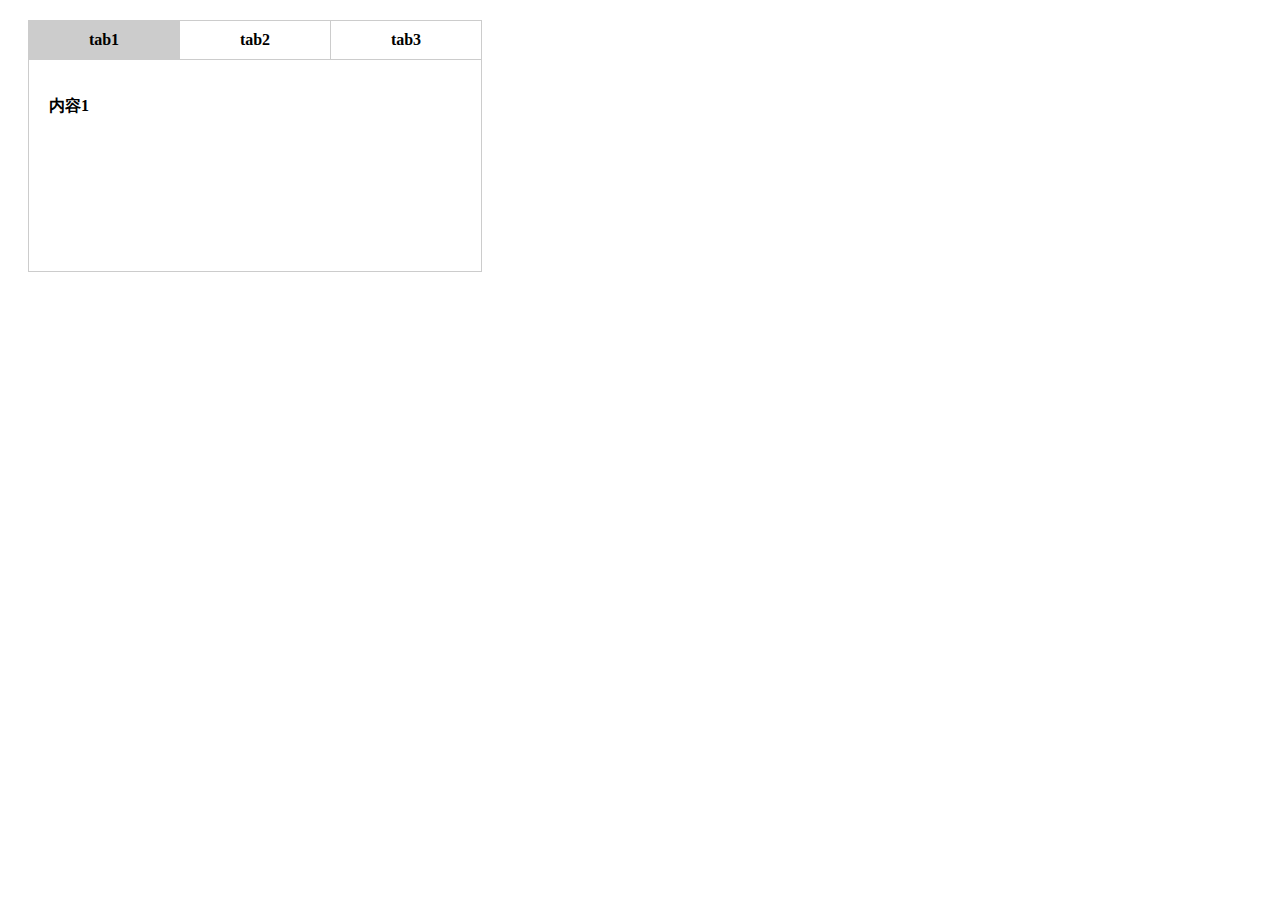
<file: 进阶10/index.html>
<!DOCTYPE html>
<html>
<head>
  <meta charset="utf-8">
  <title>陈龙</title>
  <link rel="stylesheet" type="text/css" href=".\index.css">
</head>
<body>
    <div class="container">
        <ul class="tabs clearFloat">
            <li><a href="#" class="active">tab1</a></li>
            <li><a href="#">tab2</a></li>
            <li><a href="#">tab3</a></li>
        </ul>
        <div class="content">
            <p class="active">内容1</p>
            <p>内容2</p>
            <p>内容3</p>
        </div>
    </div>
</body>
</html>
    <script src="./index.js"></script>
</file>
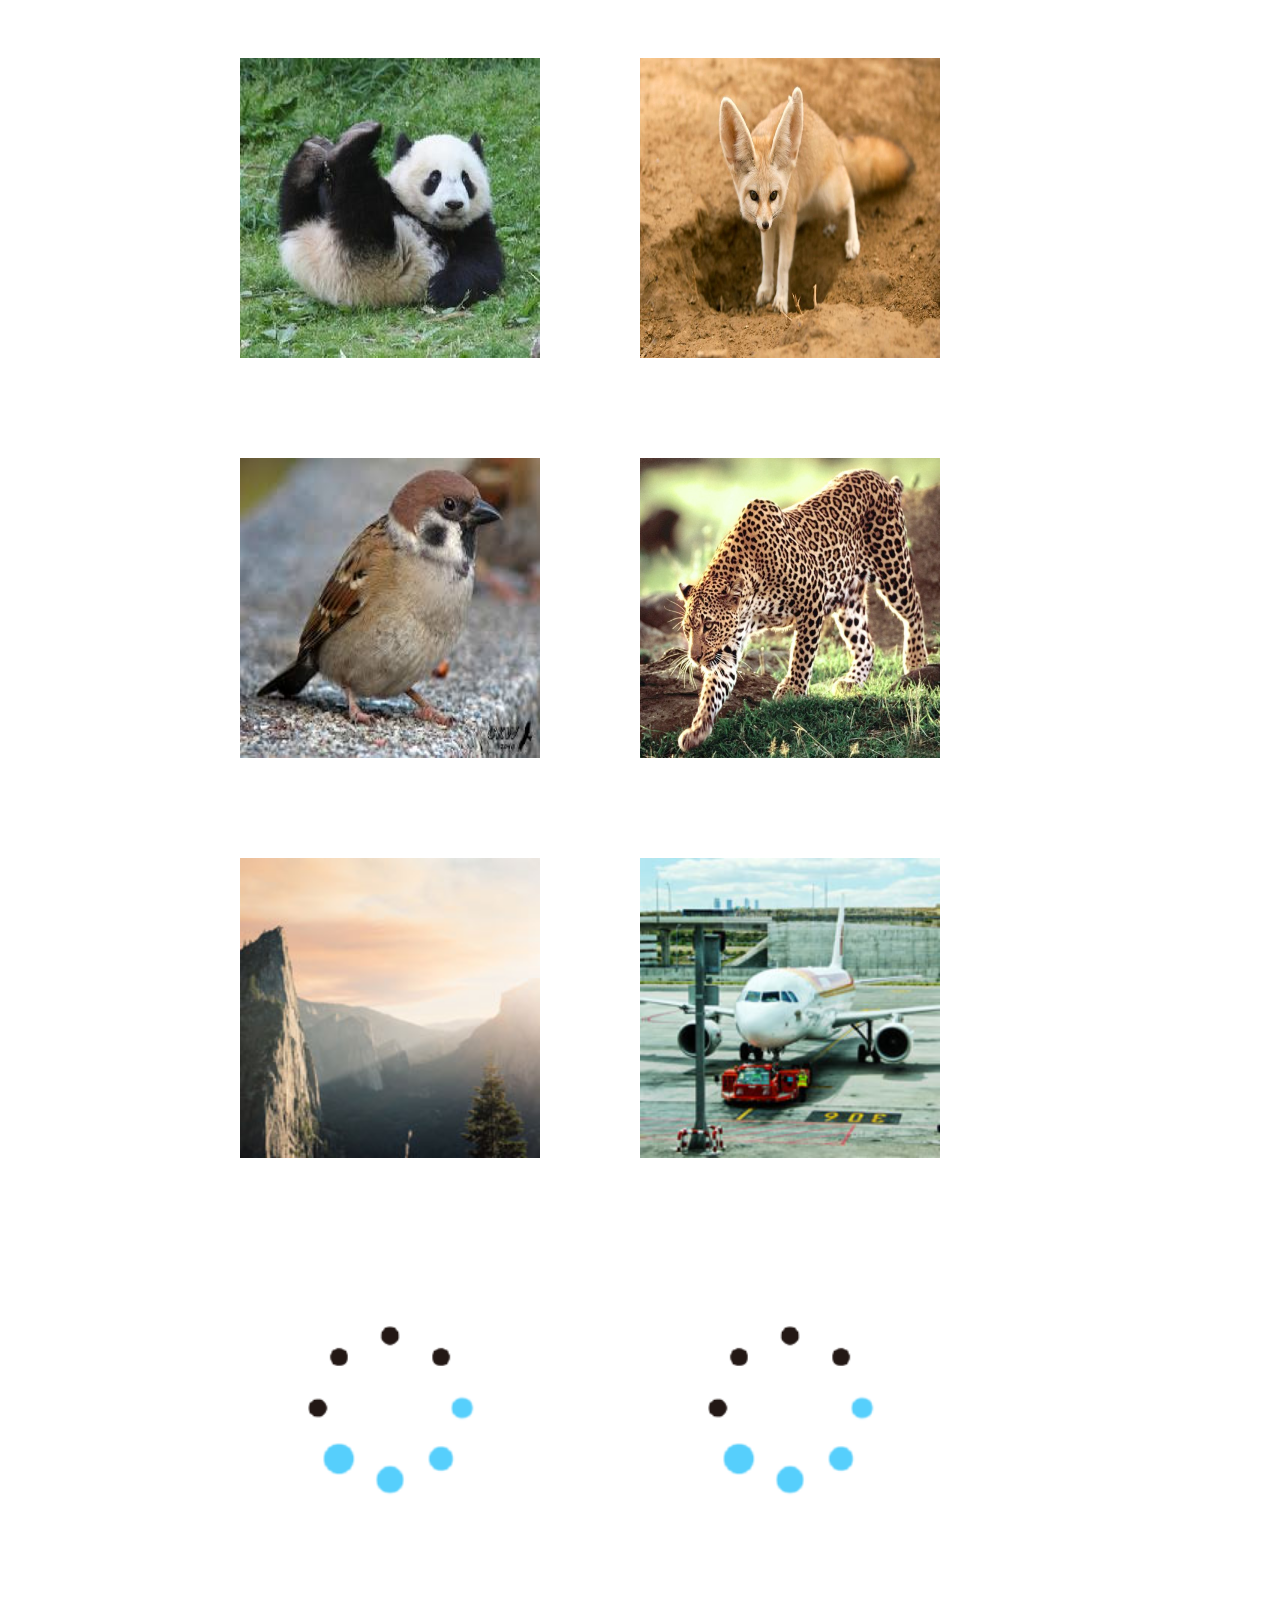
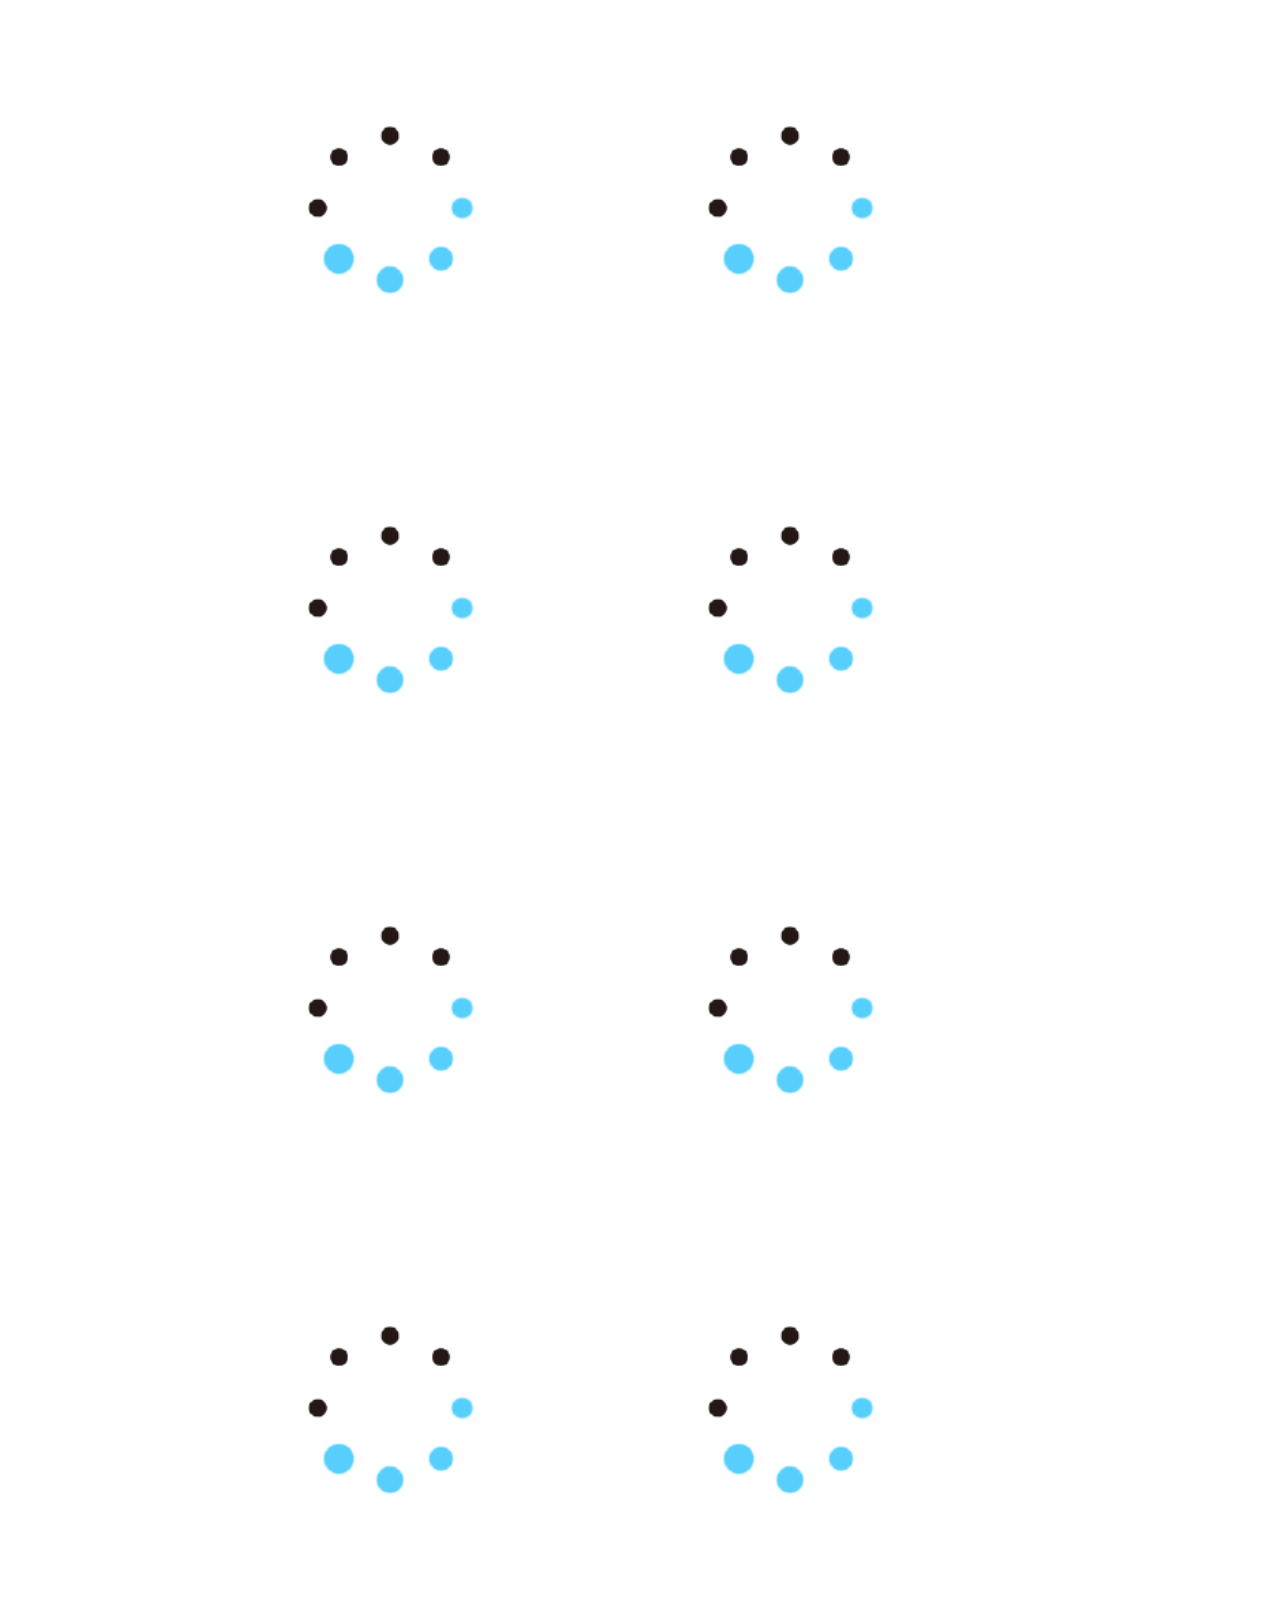
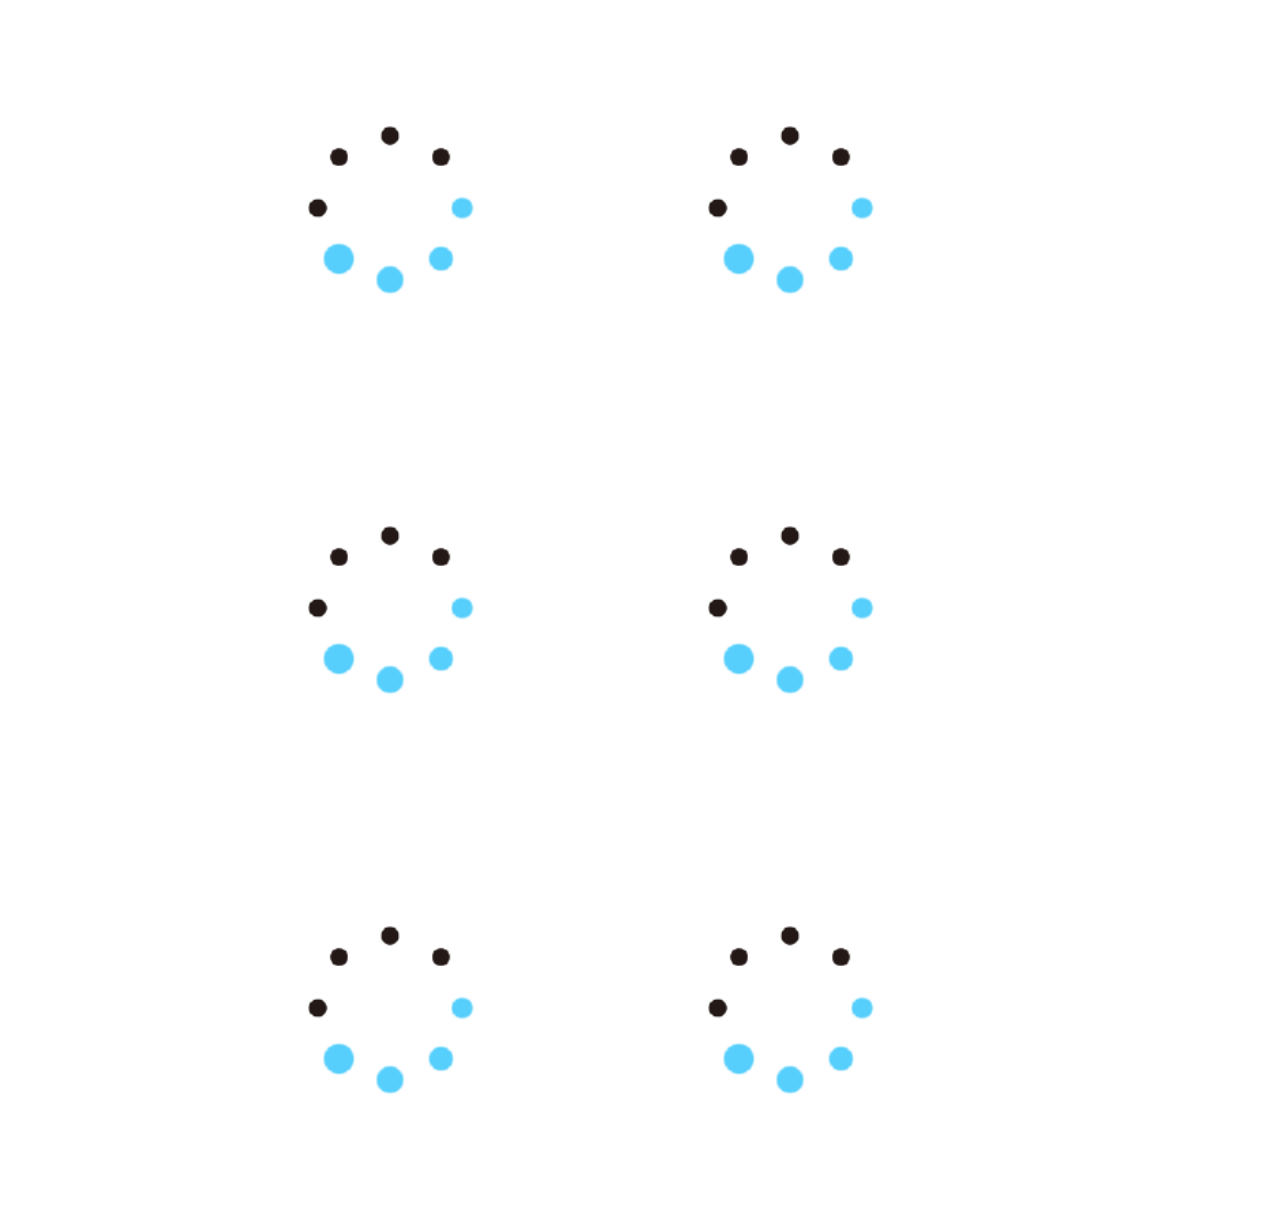
<file: advance16/topic1/index.html>
<!DOCTYPE html>
<html>
    <head>
        <meta charset="utf-8">
    </head>
    <body>
        <div id="root"></div>
    </body>
</html>
<script src="../../jq.js"></script>
<script type="text/javascript" src="./bundle.js" charset="utf-8"></script>
</file>
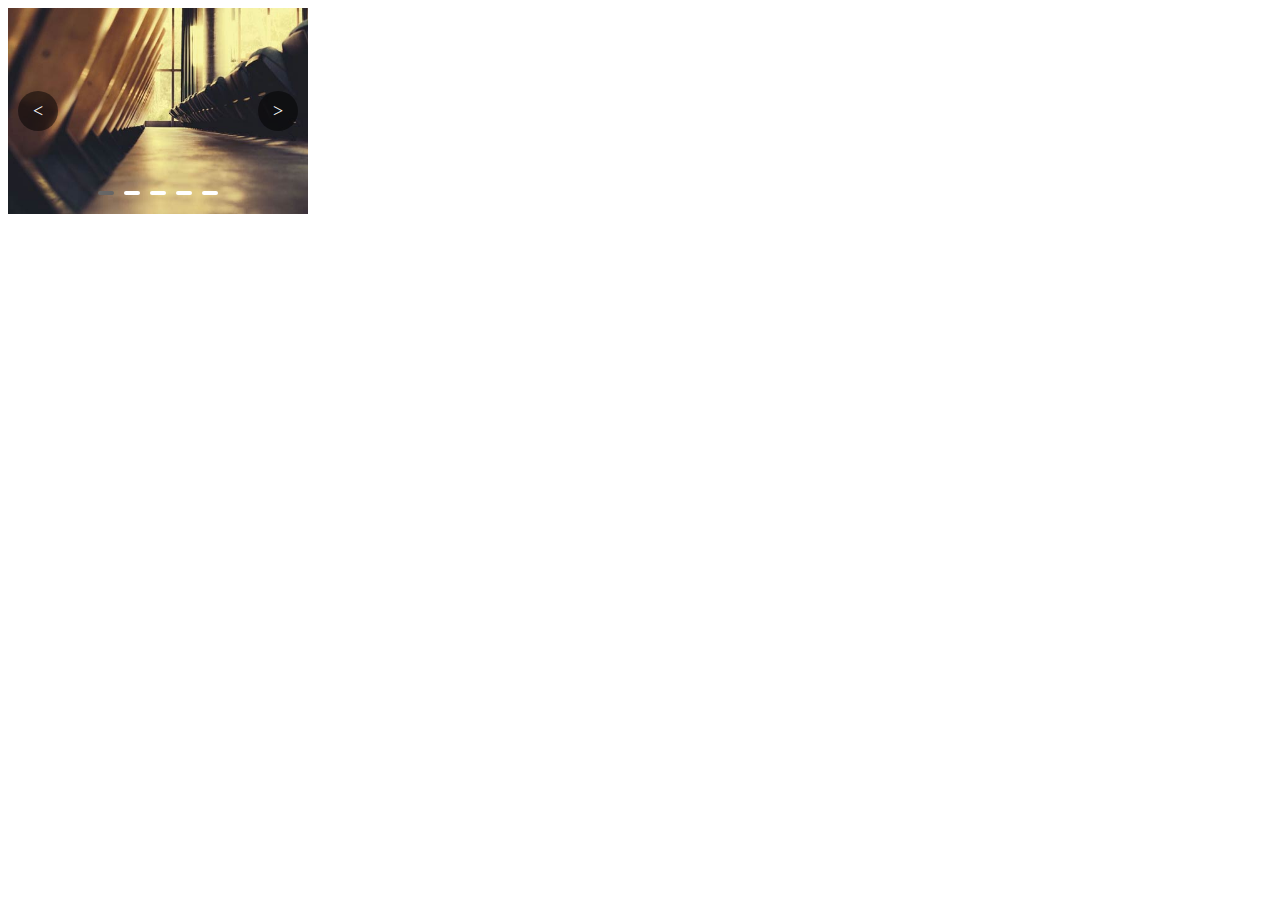
<file: advance17/topic2/index.html>
<!DOCTYPE html>
<html>
    <head>
        <title></title>
        <meta charset="UTF-8">
    </head>
    <body>
        <div id="root"></div>    
    </body>
</html>
<script type="text/javascript" src="./bundle.js" charset="utf-8"></script>
</file>
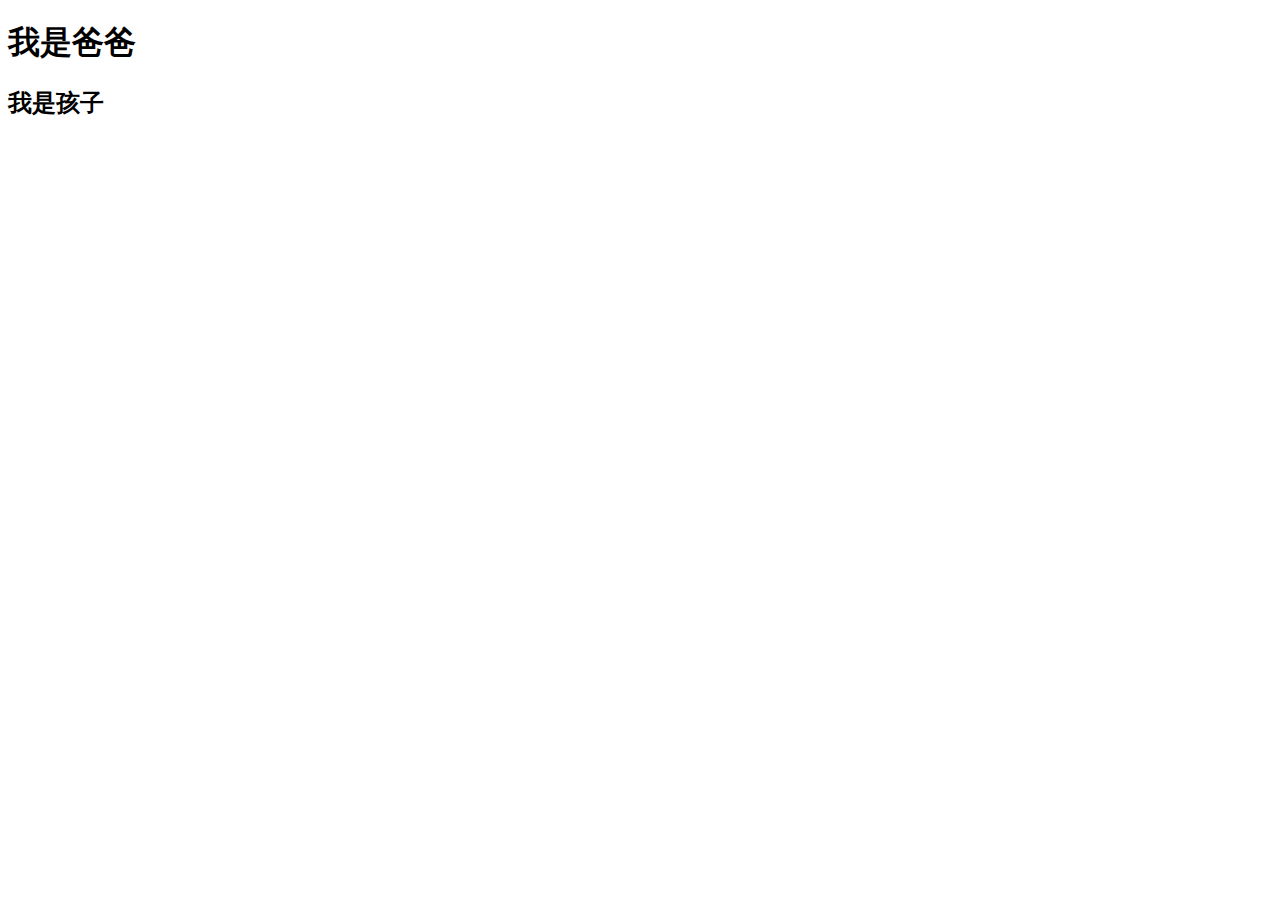
<file: advance18/test/index.html>
<!DOCTYPE html>
<html >
    <head>
        <title></title>
        <meta charset="UTF-8">
    </head>
    <body>
        <div id="root"></div>
    </body>
</html>
<script type="text/javascript" src="./bundle.js" charset="utf-8"></script>
</file>
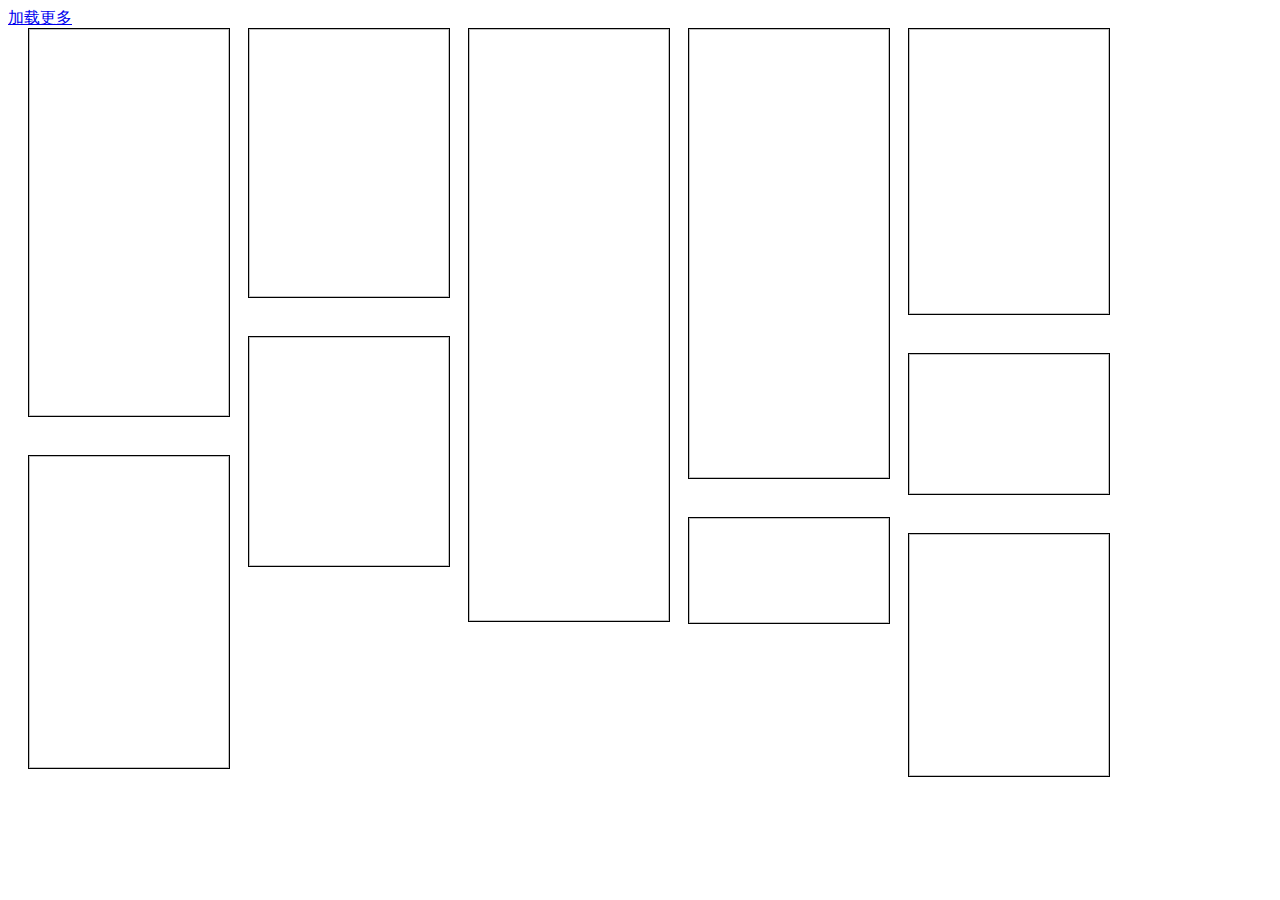
<file: advance18/waterfall/index.html>
<!DOCTYPE html>
<html>
    <head>
        <title>瀑布流</title>
        <meta charset="UTF-8">
    </head>
    <body>
        <div id="root"></div>
    </body>
</html>
<script type="text/javascript" src="./bundle.js" charset="utf-8"></script>
</file>
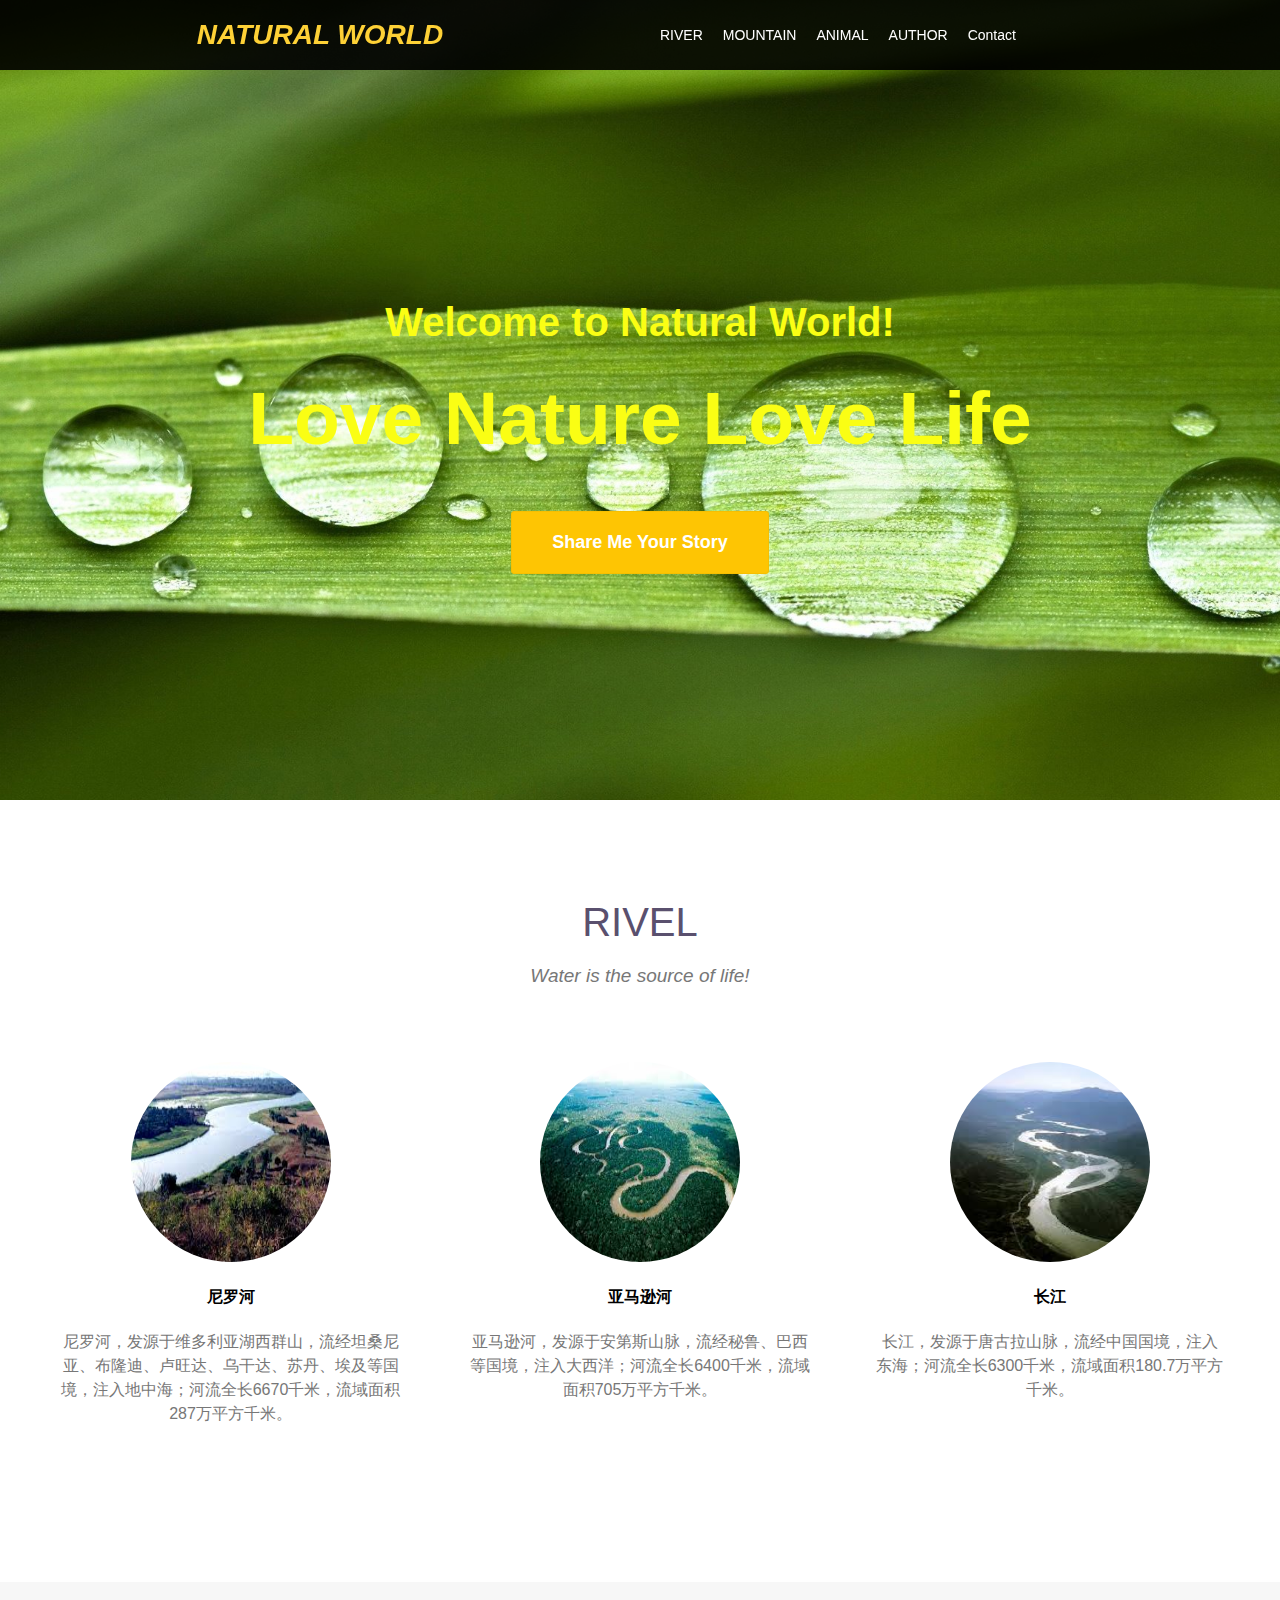
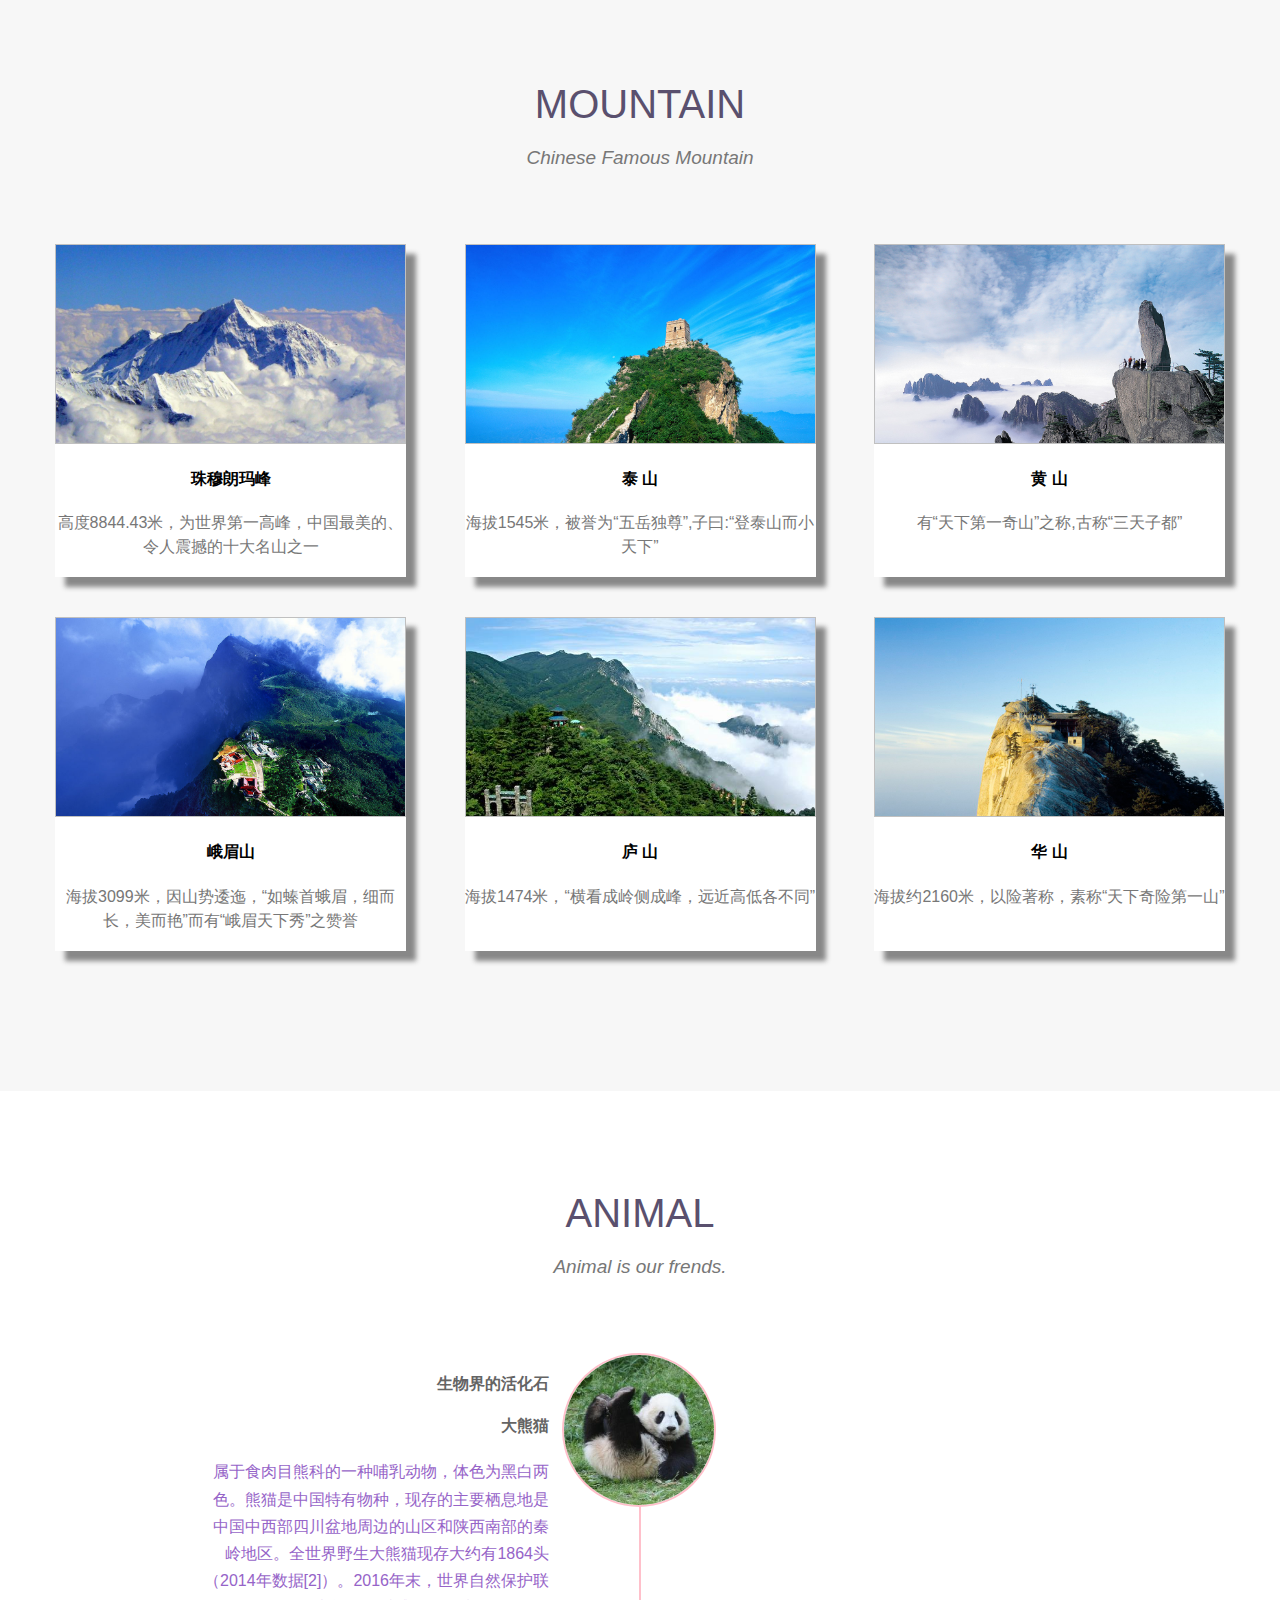
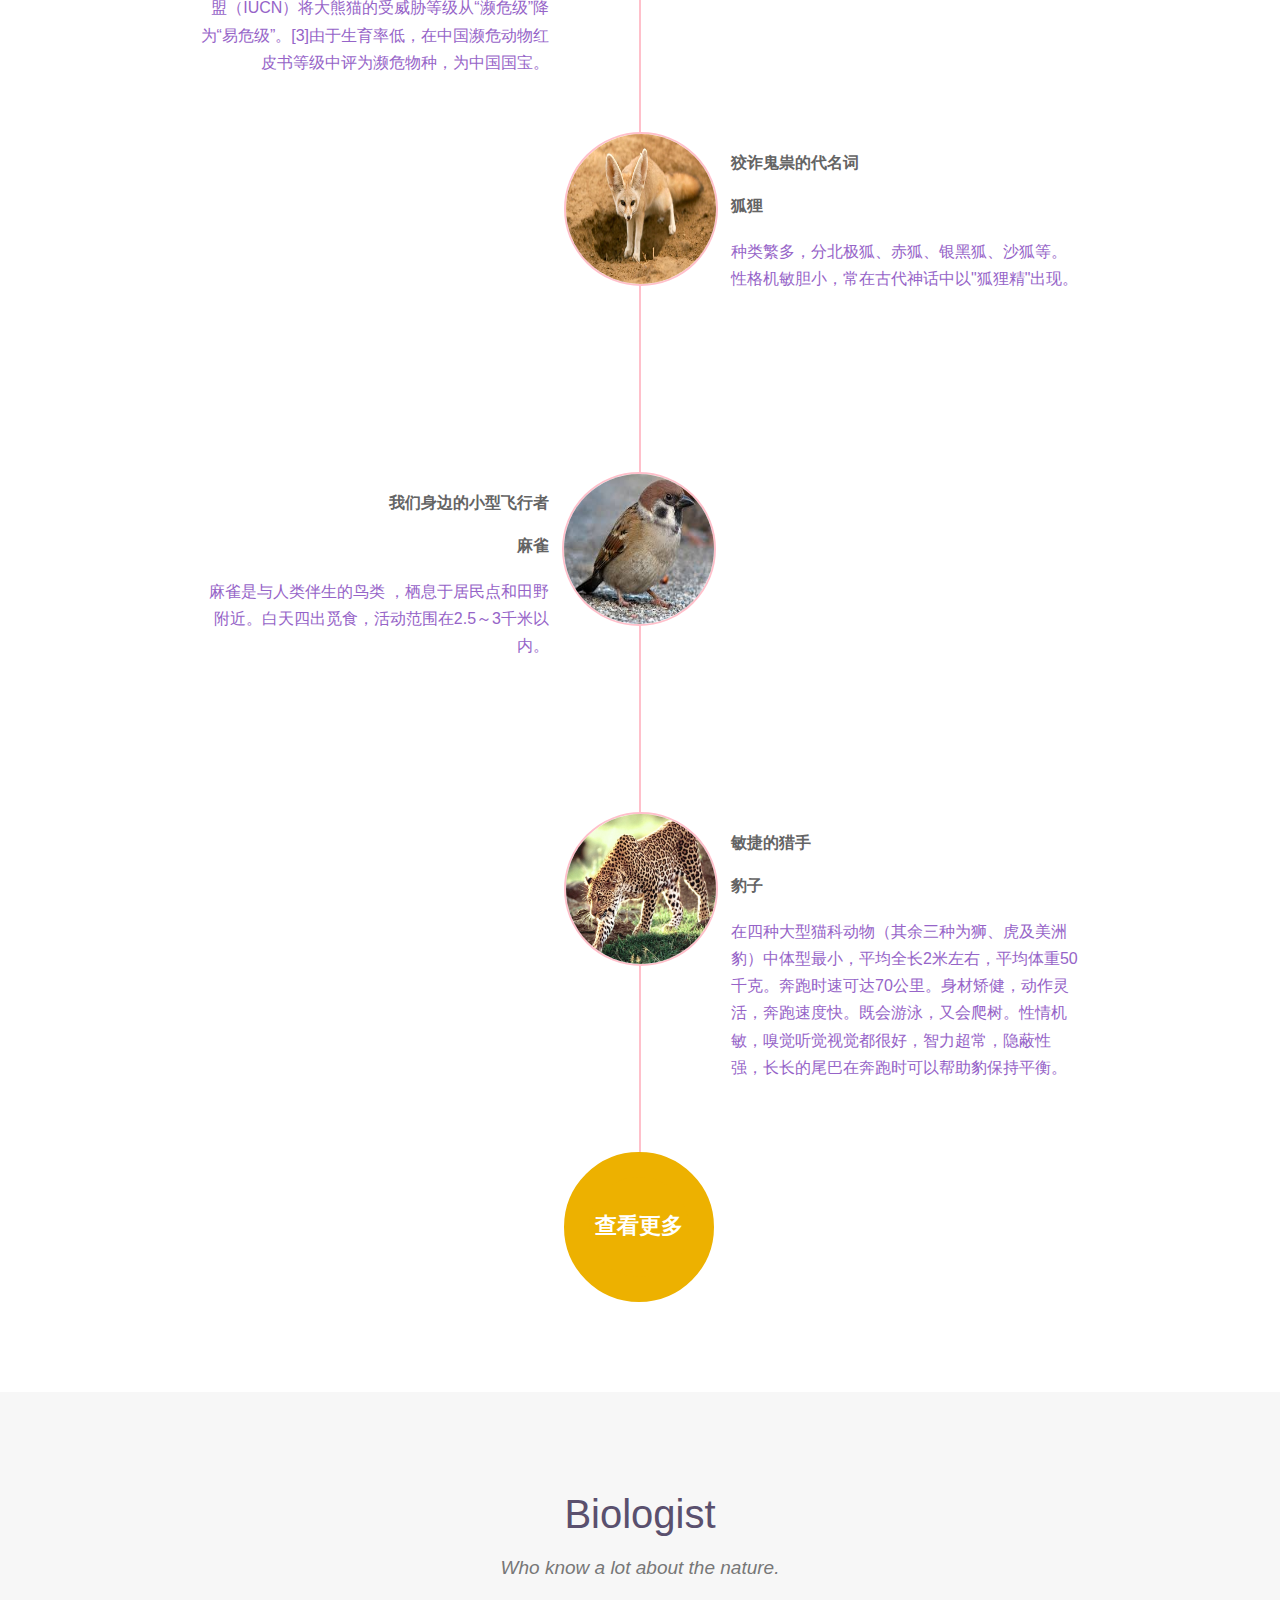
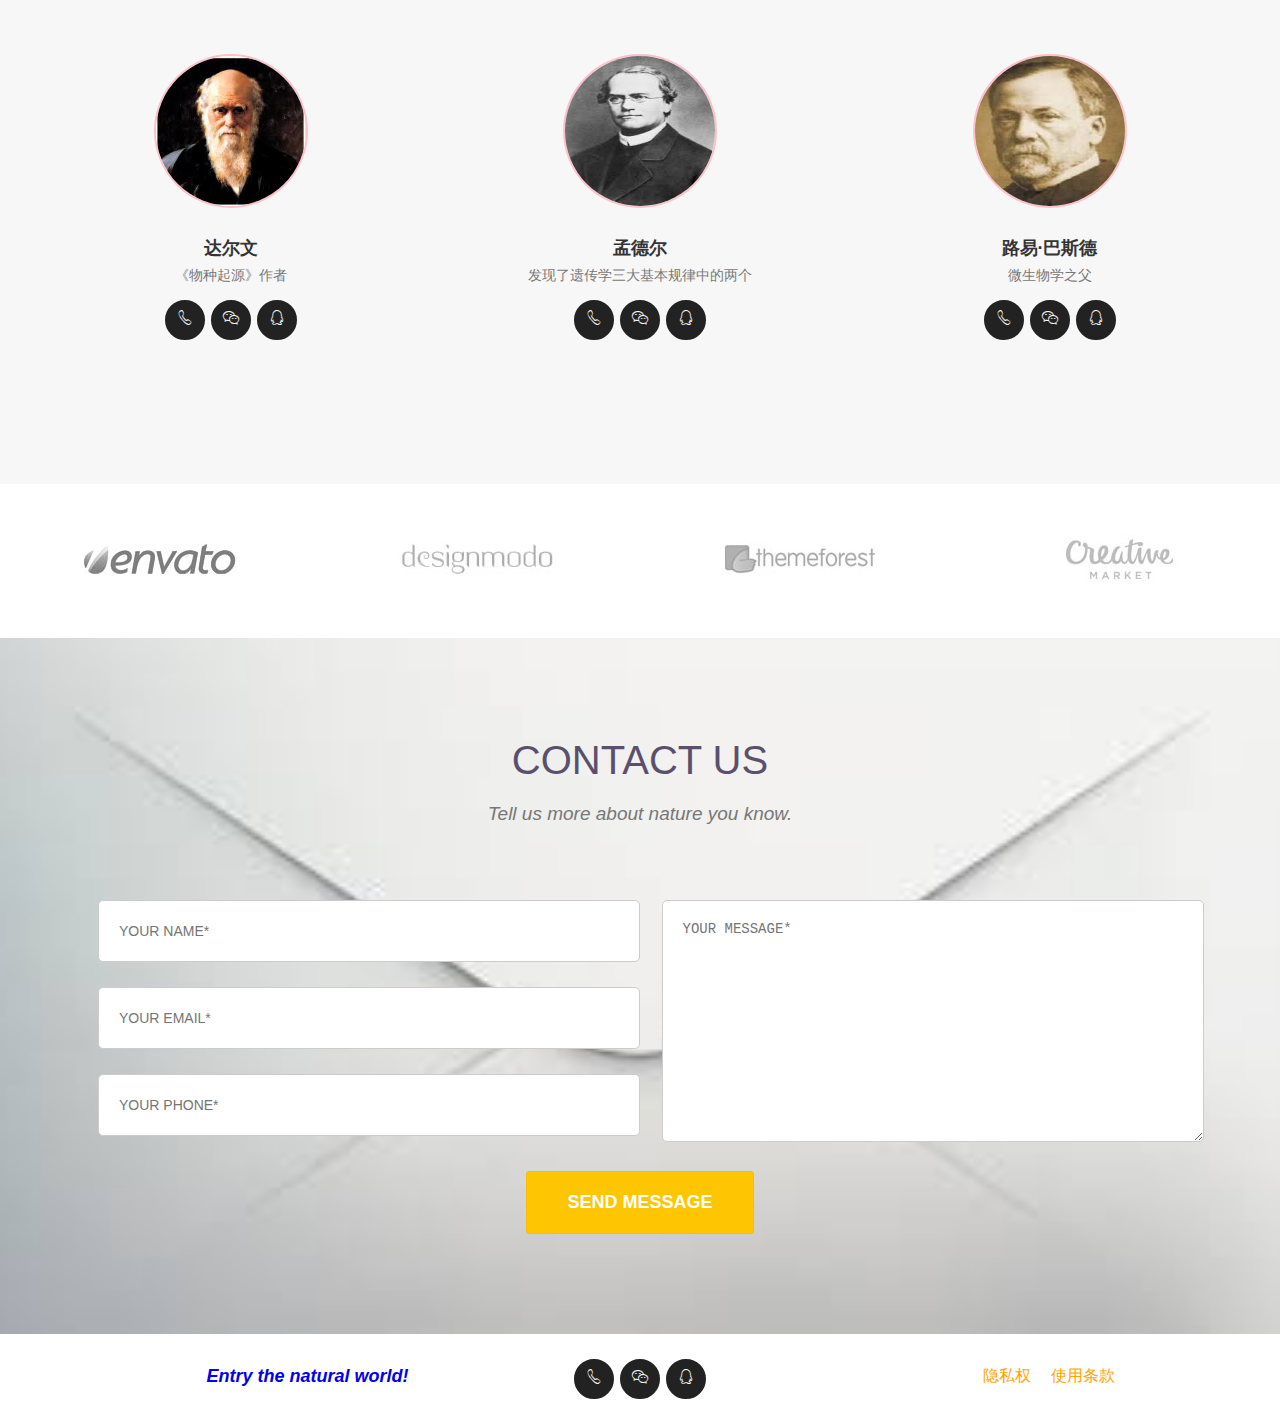
<file: task15/html/index.html>
<!DOCTYPE html>
<html>

<head>
  <meta charset="utf-8" />
  <title>Tutorial</title>
  <!--<script type="text/javascript" src="../../bundle.js" charset="utf-8"></script>-->
  <link rel="stylesheet" type="text/css" href="../css/index.css">
  <link rel="stylesheet" href="../iconfont/iconfont.css">
</head>

<body>
  <div class="menu">
    <h1><i>NATURAL WORLD</i></h1>
    <ul>
      <li><a href="#">RIVER</a></li>
      <li><a href="#">MOUNTAIN</a></li>
      <li><a href="#">ANIMAL</a></li>
      <li><a href="#">AUTHOR</a></li>
      <li><a href="#">Contact</a></li>
    </ul>
  </div>
  <header>
    <div class="container">
      <div class="welcome">Welcome to Natural World!</div>
      <div class="welcome-big">Love Nature  Love Life</div>
      <button>Share Me Your Story</button>
    </div>
  </header>
  <section>
    <div class="container">
      <div class="title">RIVEL</div>
      <div class="explain">Water is the source of life!</div>
      <div class="content">
        <div class="card">
            <img src="../img/river1.jpg" class="round-icon">
          <h4>尼罗河</h4>
          <p>尼罗河，发源于维多利亚湖西群山，流经坦桑尼亚、布隆迪、卢旺达、乌干达、苏丹、埃及等国境，注入地中海；河流全长6670千米，流域面积287万平方千米。</p>
        </div>
        <div class="card">
            <img src="../img/river2.jpg" class="round-icon">
          <h4>亚马逊河</h4>
          <p>亚马逊河，发源于安第斯山脉，流经秘鲁、巴西等国境，注入大西洋；河流全长6400千米，流域面积705万平方千米。</p>
        </div>
        <div class="card">
            <img src="../img/river3.jpg" class="round-icon">
          <h4>长江</h4>
          <p>长江，发源于唐古拉山脉，流经中国国境，注入东海；河流全长6300千米，流域面积180.7万平方千米。</p>
        </div>
      </div>
    </div>
  </section>

  <section>
    <div class="container">
      <div class="title">MOUNTAIN</div>
      <div class="explain">Chinese Famous Mountain</div>
      <div class="content  mountain">
        <div class="card">
          <img class="rectangle-icon">
          <h4>珠穆朗玛峰</h4>
          <p>高度8844.43米，为世界第一高峰，中国最美的、令人震撼的十大名山之一</p>
        </div>
        <div class="card">
          <img class="rectangle-icon">
          <h4>泰 山</h4>
          <p>海拔1545米，被誉为“五岳独尊”,子曰:“登泰山而小天下”</p>
        </div>
        <div class="card">
          <img class="rectangle-icon">
          <h4>黄 山</h4>
          <p>有“天下第一奇山”之称,古称“三天子都”</p>
        </div>
        <div class="card">
          <img class="rectangle-icon">
          <h4>峨眉山</h4>
          <p>海拔3099米，因山势逶迤，“如螓首蛾眉，细而长，美而艳”而有“峨眉天下秀”之赞誉</p>
        </div>
        <div class="card">
          <img class="rectangle-icon">
          <h4>庐 山</h4>
          <p>海拔1474米，“横看成岭侧成峰，远近高低各不同”</p>
        </div>
        <div class="card">
          <img class="rectangle-icon">
          <h4>华 山</h4>
          <p>海拔约2160米，以险著称，素称“天下奇险第一山”</p>
        </div>
      </div>
    </div>
  </section>
  <section>
    <div class="container">
      <div class="title">ANIMAL</div>
      <div class="explain">Animal is our frends.</div>
      <div class="content animal">
        <div class="left-box">  
          <img src="../img/animal1.jpg" alt="">
          <div class="wrapper">
            <h4>生物界的活化石</h4>
            <h4>大熊猫</h4>
            <p>属于食肉目熊科的一种哺乳动物，体色为黑白两色。熊猫是中国特有物种，现存的主要栖息地是中国中西部四川盆地周边的山区和陕西南部的秦岭地区。全世界野生大熊猫现存大约有1864头（2014年数据[2]）。2016年末，世界自然保护联盟（IUCN）将大熊猫的受威胁等级从“濒危级”降为“易危级”。[3]由于生育率低，在中国濒危动物红皮书等级中评为濒危物种，为中国国宝。</p>
          </div>     
        </div>
        <div class="right-box">
          <img src="../img/animal2.jpg" alt="">
          <div class="wrapper">
            <h4>狡诈鬼祟的代名词</h4>
            <h4>狐狸</h4>
            <p>种类繁多，分北极狐、赤狐、银黑狐、沙狐等。性格机敏胆小，常在古代神话中以"狐狸精"出现。</p>
          </div>  
        </div>

        <div class="left-box">  
          <img src="../img/animal3.jpg" alt="">
          <div class="wrapper">
            <h4>我们身边的小型飞行者</h4>
            <h4>麻雀</h4>
            <p>麻雀是与人类伴生的鸟类 ，栖息于居民点和田野附近。白天四出觅食，活动范围在2.5～3千米以内。</p>
          </div>     
        </div>
        <div class="right-box">
          <img src="../img/animal4.jpg" alt="">
          <div class="wrapper">
            <h4>敏捷的猎手</h4>
            <h4>豹子</h4>
            <p>在四种大型猫科动物（其余三种为狮、虎及美洲豹）中体型最小，平均全长2米左右，平均体重50千克。奔跑时速可达70公里。身材矫健，动作灵活，奔跑速度快。既会游泳，又会爬树。性情机敏，嗅觉听觉视觉都很好，智力超常，隐蔽性强，长长的尾巴在奔跑时可以帮助豹保持平衡。</p>
          </div>  
        </div>

        <div class="left-box last-box">  
          <div class="round-text">
            <p>查看更多</p>
          </div>
        </div>
      </div>
    </div>
  </section>
  <section class="person">
    <div class="container">
      <div class="title">Biologist</div>
      <div class="explain">Who know a lot about the nature.</div>
      <div class="content">
        <div class="card">
          <img  src="../img/person1.jpg" alt="">
          <h4>达尔文</h4>
          <p>《物种起源》作者</p>
          <ul>
            <li class="iconfont icon-dianhua icon"></li>
            <li class="iconfont icon-weixin icon"></li>
            <li class="iconfont icon-3 icon"></li>
          </ul>
        </div>
        <div class="card">
          <img  src="../img/person2.jpg" alt="">
          <h4>孟德尔</h4>
          <p>发现了遗传学三大基本规律中的两个</p>
          <ul>
            <li class="iconfont icon-dianhua icon"></li>
            <li class="iconfont icon-weixin icon"></li>
            <li class="iconfont icon-3 icon"></li>
          </ul>
        </div>
        <div class="card">
          <img  src="../img/person3.jpg" alt="">
          <h4>路易·巴斯德</h4>
          <p>微生物学之父</p>
          <ul>
            <li class="iconfont icon-dianhua icon"></li>
            <li class="iconfont icon-weixin icon"></li>
            <li class="iconfont icon-3 icon"></li>
          </ul>
        </div>
      </div>
    </div>
  </section>
  <aside>
    <div class="wrapper">
      <div>
        <img src="../img/brand1.jpg" alt="">
      </div>
      <div>
        <img src="../img/brand2.jpg" alt="">
      </div>
      <div>
        <img src="../img/brand3.jpg" alt="">
      </div>
      <div>
        <img src="../img/brand4.jpg" alt="">
      </div>
    </div>    
  </aside>
  <section class="map">
    <div class="container">
      <div class="title">CONTACT US</div>
      <div class="explain">Tell us more about nature you know.</div>
      <form>
        <div class="left">
          <input type="text" name="name" placeholder="YOUR NAME*"/>
          <input type="text" name="name" placeholder="YOUR EMAIL*"/>
          <input type="text" name="name" placeholder="YOUR PHONE*"/>
        </div>
        <div class="right">
          <textarea rows="" cols="" placeholder="YOUR MESSAGE*"></textarea>          
        </div>
        <button>SEND MESSAGE</button>
      </form>
    </div>
  </section>
  <footer>
    <div class="wrapper">
      <div class="left">
        <span><a href="http://www.animalplanet.com/">Entry the natural world!</a></span>
      </div>
      <div class="middle">
        <ul class="icon">
          <li class="iconfont icon-dianhua icon"></li>
          <li class="iconfont icon-weixin icon"></li>
          <li class="iconfont icon-3 icon"></li>
        </ul>
      </div>
      <div class="right">
        <ul class="underline">
          <li><a href="">使用条款</a></li>
          <li><a href="">隐私权</a></li>
        </div> 
      </div>    
         
    </ul>
  </footer>
</body>
</html>
</file>
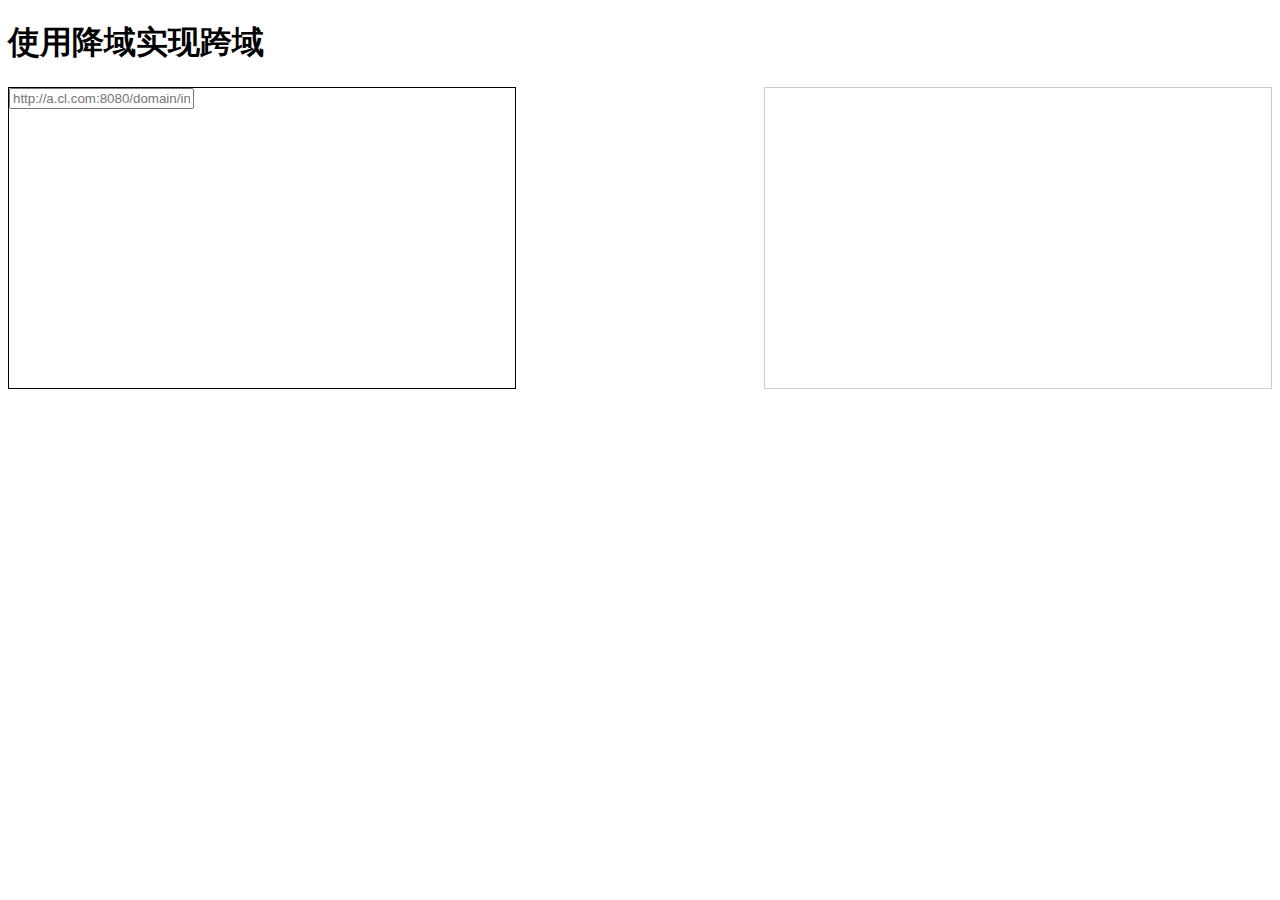
<file: 进阶13/domain/index.html>
<!DOCTYPE html>
<html>

<head>
    <meta charset="utf-8">
    <link rel="stylesheet" type="text/css" href="./index.css">
</head>

<body>
    <h1>使用降域实现跨域</h1>
    <div class="main">
        <input type="text" placeholder="http://a.cl.com:8080/domain/index.html">
    </div>
    <iframe src="http://b.cl.com:8080/domain/child.html"></iframe>
</body>

</html>
<script src="./index.js"></script>
</file>
<file: task15/css/index.css>
/* 全局*/
.icon{
    /*iconfont*/
    font-family:"iconfont" !important;
    font-size:20px;font-style:normal;
    -webkit-font-smoothing: antialiased;
    -webkit-text-stroke-width: 0.2px;
    -moz-osx-font-smoothing: grayscale;
    color:white;
}
body,
ul {
    padding: 0;
    margin: 0;
}

h1{
    margin:0;
}

body {
    font-family: "Kaushan Script", "Helvetica Neue", Helvetica, Arial, cursive;
}

ul {
    list-style: none;
}

a {
    text-decoration: none;
}

button {
    background-color: #fec503;
    padding: 20px 40px;
    border-radius: 3px;
    border-width: 0;
    margin-top: 50px;
    color: #fff;
    border: 1px solid #f6bf01;
    font-size: 18px;
    font-weight: bold;
}
button:hover {
    background-color: #edb100;
}

img.round-icon  {
    width: 200px;
    height: 200px;
    border-radius: 50%;
}

li.icon:hover{
    background: #fed136;
    border-color:#fed136;
}

/*font style*/
.animal h4{
    font-weight: bold;
    color:rgb(100, 100, 100);
}
.animal p{
    color: rgb(150, 100, 200);
    line-height: 1.7em;
}

/*清除浮动*/

.menu:after, aside:after, section.map .container:after,
section.map .left:after,footer .wrapper:after {
    content: '';
    display: block;
    clear: both;
}


/*顶部菜单*/

.menu {
    position: fixed;
    width: 100%;
    height: 70px;
    background-color: rgba(0,0,0,0.9);
    z-index: 2;
}

.menu h1 {
    position: absolute;
    top: 50%;
    left: 25%;
    transform: translate(-50%, -50%);
    color: #fed136;
    font-size: 28px;
}

.menu ul {
    position: relative;
    top: 50%;
    transform: translate(0, -50%);
    width: 50%;
    float: right;
}

.menu li {
    float: left;
    margin-left: 20px;
    font-size: 14px;
}

.menu a {
    color: white;
}

.menu a:hover {
    color: orange;
}



/**头部*/

header {
    width: 100%;
    height: 100%;
    min-height: 800px;
    background-image: url(../img/header-bg.jpg);
    background-position: center center;
    background-size: cover;
    background-attachment: scroll;
    background-repeat: no-repeat;
}

header .container {
    position: relative;
    left: 50%;
    top: 300px;
    transform: translate(-50%, 0);
    width: 100%;
    color: rgb(50,50,50);
    text-align: center;
    font-weight: bold;
}

header .welcome {
    font-size: 40px;
    color:rgb(250, 254, 20);
}

header .welcome-big {
    font-size: 75px;
    margin-top: 30px;
    color:rgb(250, 254, 20);
}


/*中间*/

section {
    padding: 100px 0;
}

section:nth-child(even) {
    background-color: #f7f7f7;
}

section .container {
    max-width: 1170px;
    margin: 0 auto;
    text-align: center;
}

section .title {
    font-size: 40px;
    color: rgb(90, 80, 110);
}

section .explain {
    font-size: 19px;
    font-style: italic;
    color:#777;
    margin-top: 20px;
    margin-bottom: 75px;
}

section .content:after {
    content: '';
    display: block;
    clear: both;
}

/*card*/
section .card{
    margin-bottom: 40px;
    width:30%;
    float:left;
    margin-right:5%;
}
section .card:nth-of-type(3n){
    margin-right: 0;
}
section  p{
    color:#777;
    line-height: 1.5em;
}

.mountain p{
    min-height: 50px;
}
.mountain .card{
    box-shadow: 10px 10px 5px #888888;
}

section img.rectangle-icon{
    width: 100%;
    height: 200px;
}
section .mountain .card:nth-of-type(1) img.rectangle-icon{
    background-image: url("../img/mountain1.jpg");
    background-size: cover;
}
section .mountain .card:nth-of-type(2) img.rectangle-icon{
    background-image: url("../img/mountain2.jpg");
    background-size: cover;
}
section .mountain .card:nth-of-type(3) img.rectangle-icon{
    background-image: url("../img/mountain3.jpg");
    background-size: cover;
}
section .mountain .card:nth-of-type(4) img.rectangle-icon{
    background-image: url("../img/mountain4.jpg");
    background-size: cover;
}
section .mountain .card:nth-of-type(5) img.rectangle-icon{
    background-image: url("../img/mountain5.jpg");
    background-size: cover;
}
section .mountain .card:nth-of-type(6) img.rectangle-icon{
    background-image: url("../img/mountain6.jpg");
    background-size: cover;
}
section .mountain .card:nth-of-type(n) img.rectangle-icon:hover{
    background-image: url(../img/add.png);
    background-color: yellow;
    background-size: 50px 50px;
    background-position: center;
    background-repeat: no-repeat;
}
section:nth-of-type(2) .card{
    background-color: white;
}

/*box*/
section .left-box, section .right-box{
    width:50%;
    position: relative;
    padding-bottom: 40px;
    min-height: 300px;
}
section .left-box{
    border-right: 2px solid pink;
    transform: translate(-1px, 0);
    float:left;
    text-align: right;
}
section .left-box .wrapper{
    max-width:350px;
    margin-right: 90px;
    float:right;
}
section .left-box img{
    position: absolute;
    transform: translate(-50%,0);

    width:150px;
    height: 150px;
    border: 2px solid pink;
    border-radius: 50%;
}

section .right-box{
    transform: translate(1px, 0);
    float:right;
    border-left: 2px solid pink;
    text-align: left;
}
section .right-box .wrapper{
    max-width:350px;
    margin-left: 90px;
    float:left;
}

section .right-box img{
    position: absolute;
    transform: translate(-50%,0);

    width:150px;
    height: 150px;
    border: 2px solid pink;
    border-radius: 50%;
}
section .last-box {
    height: 100px;
    min-height: 0;
}
section  .last-box .round-text{
    text-align: center;
    width:100px;
    height: 100px;
    background-color: #edb100;
    border: 25px solid #edb100;
    border-radius: 50%;
    line-height: 26px;
    font-size:18px;
    text-align: center;
    margin-left: 100%;
    transform: translate(-50%,0);
}
section  .last-box .round-text p{
    color: white;
    font-weight: bold;
    margin-top:30px;
    font-size: 22px;
}
/*person*/
section.person img{
    width: 150px;
    height: 150px;
    border: 2px solid pink;
    border-radius: 50%;
}
section.person p{
    font-size:14px;
    margin-top:5px;
}
section.person h4{
    font-size:18px;
    color:rgb(51,51,51);
    margin-bottom:0;
}
section.person ul{
    display: inline-block;
}
section.person li{
    background-color:#222;
    width:20px;
    height:20px;
    border:10px solid #222;
    border-radius: 50%;
    text-align: center;
    float:left;
    margin: 0 3px;
}
/*底部内容*/
aside{
    width: 100%;
    text-align: center;
}
aside .wrapper>div{
    width:25%;
    float:left;
}
aside img{
    margin:50px auto;
}
section.map{
    width: 100%;
    height: 100%;
    min-height: 400px;
    background-image: url(../img/map.jpg);
    background-position: center center;
    background-size: cover;
    background-attachment: scroll;
    background-repeat: no-repeat;
    color:yellow;
}

section.map .left{
    width:50%;
    float:left;
    text-align: right;
}
section.map input, section.map textarea{
    width:500px;
    border-radius: 5px;
    background-color:white;
    font-size:14px;
    border:1px solid rgb(204,204,204);
    padding:20px;
}
section.map .left input{
    height: 20px;
    margin-bottom: 25px;
}
section.map .right {
    width:50%;
    float:left;
    margin-bottom: 25px;
}
section.map .right textarea {
    height: 200px;
    width:500px;
}
section.map button{
    margin-top:0;
}
footer {
    text-align: center;
}
footer .wrapper{
    padding:25px 0;
    width: 950px;
    height: 40px;
    margin:0 auto;
}
footer .left{
    width:30%;
    height: 100%;
    float:left;
    margin-right: 5%;   
    margin-top:7px; 
}
footer .middle{
    width:30%;
    height: 100%;
    float:left;
    margin-right: 5%;
}
footer .right{
    width:30%;
    height: 100%;
    float:left;
    margin-top:7px;
}
footer ul.icon{
    display:inline-block;
}
footer ul.icon li{
    background-color:#222;
    width:20px;
    height:20px;
    border:10px solid #222;
    border-radius: 50%;
    text-align: center;
    float:left;
    margin: 0 3px;
}
footer span{
    font-size:18px;
    color:rbg(51,51,51);
    font-weight: bold;
    font-style: italic;
}
footer ul.underline li{
    float:right;
    margin-left:20px;
}
footer ul.underline li a{
    color:orange;
}
footer ul.underline li:hover,footer span:hover{
    text-decoration: underline;
}
</file>
<file: task15/iconfont/iconfont.css>
@font-face {font-family: "iconfont";
  src: url('iconfont.eot?t=1485080104735'); /* IE9*/
  src: url('iconfont.eot?t=1485080104735#iefix') format('embedded-opentype'), /* IE6-IE8 */
  url('iconfont.woff?t=1485080104735') format('woff'), /* chrome, firefox */
  url('iconfont.ttf?t=1485080104735') format('truetype'), /* chrome, firefox, opera, Safari, Android, iOS 4.2+*/
  url('iconfont.svg?t=1485080104735#iconfont') format('svg'); /* iOS 4.1- */
}

.iconfont {
  font-family:"iconfont" !important;
  font-size:16px;
  font-style:normal;
  -webkit-font-smoothing: antialiased;
  -moz-osx-font-smoothing: grayscale;
}

.icon-dianhua:before { content: "\e666"; }

.icon-weixin:before { content: "\e63b"; }

.icon-facebook:before { content: "\e602"; }

.icon-3:before { content: "\e617"; }
</file>
<file: 进阶13/domain/index.css>
.main {
    width: 40%;
    height: 300px;
    float: left;
    border: 1px solid;
}

iframe {
    width: 40%;
    height: 300px;
    float: right;
    border: 1px solid #ccc;
}
</file>
